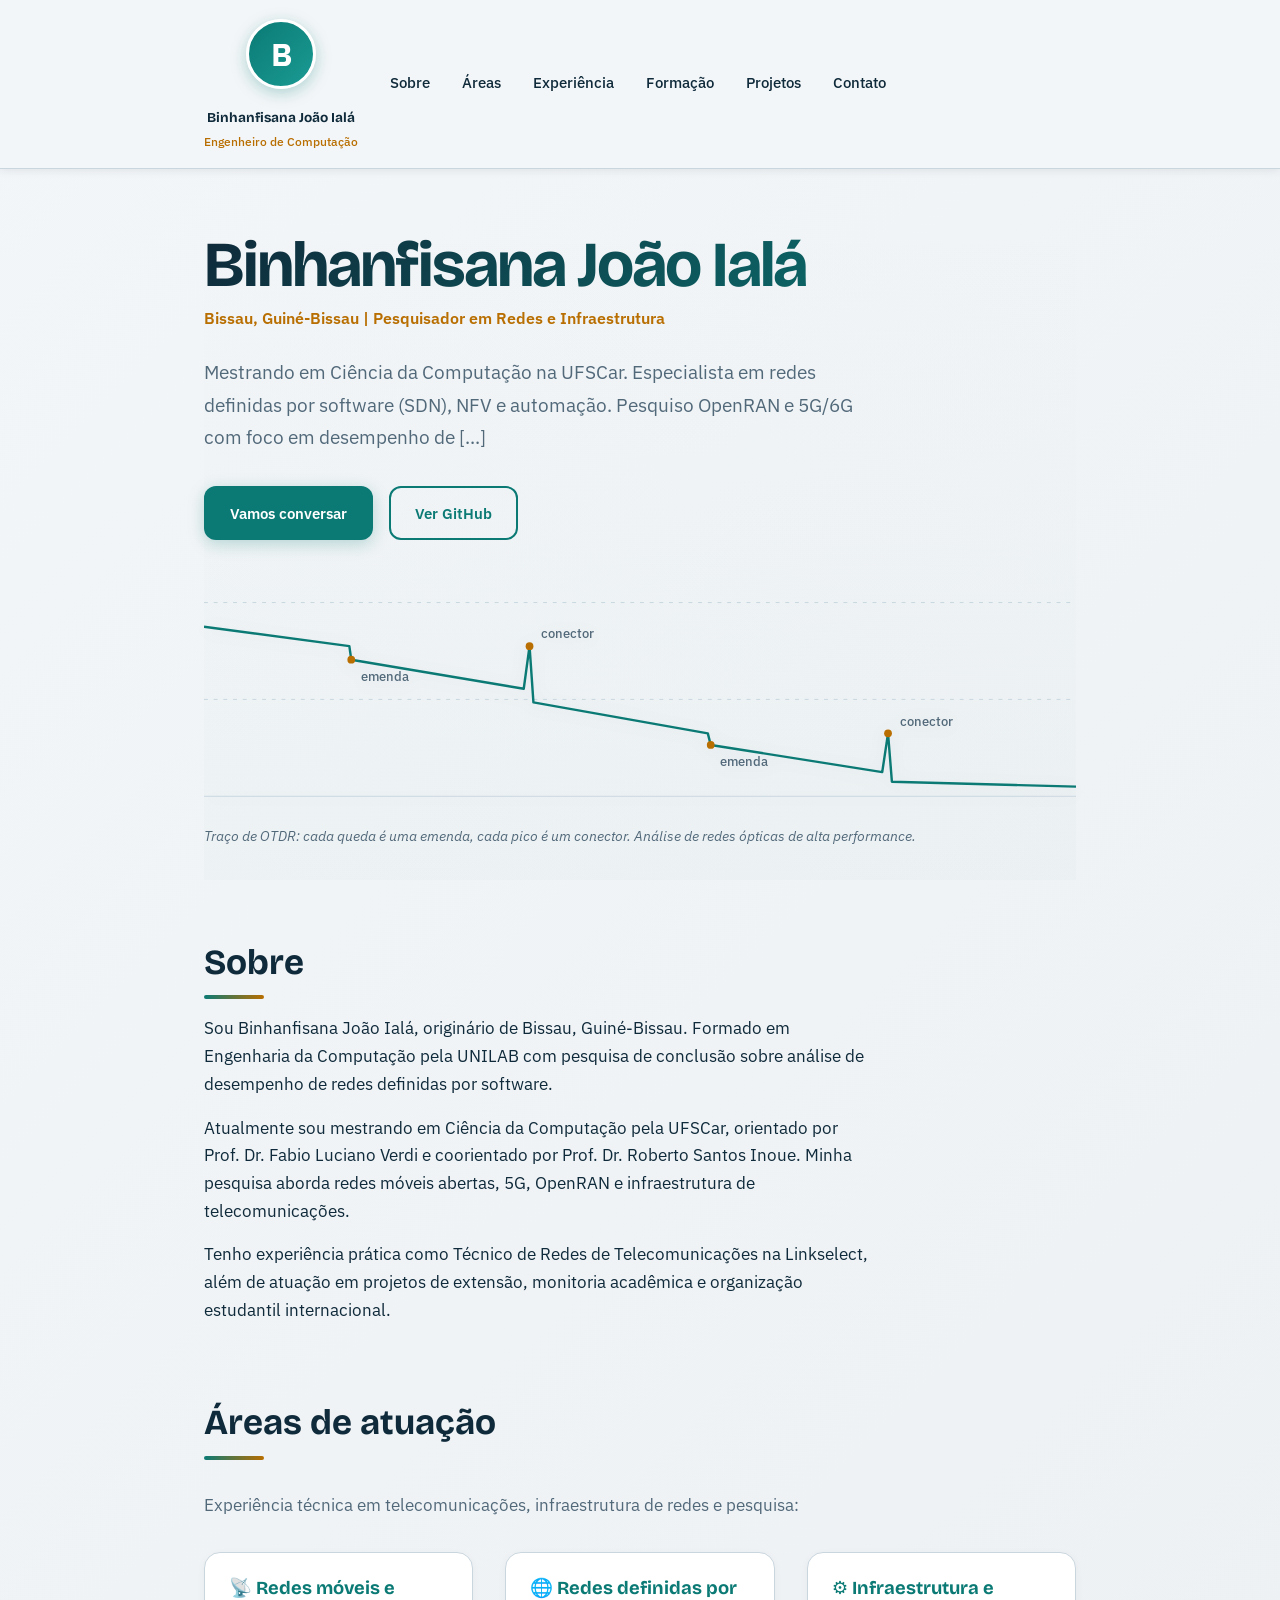
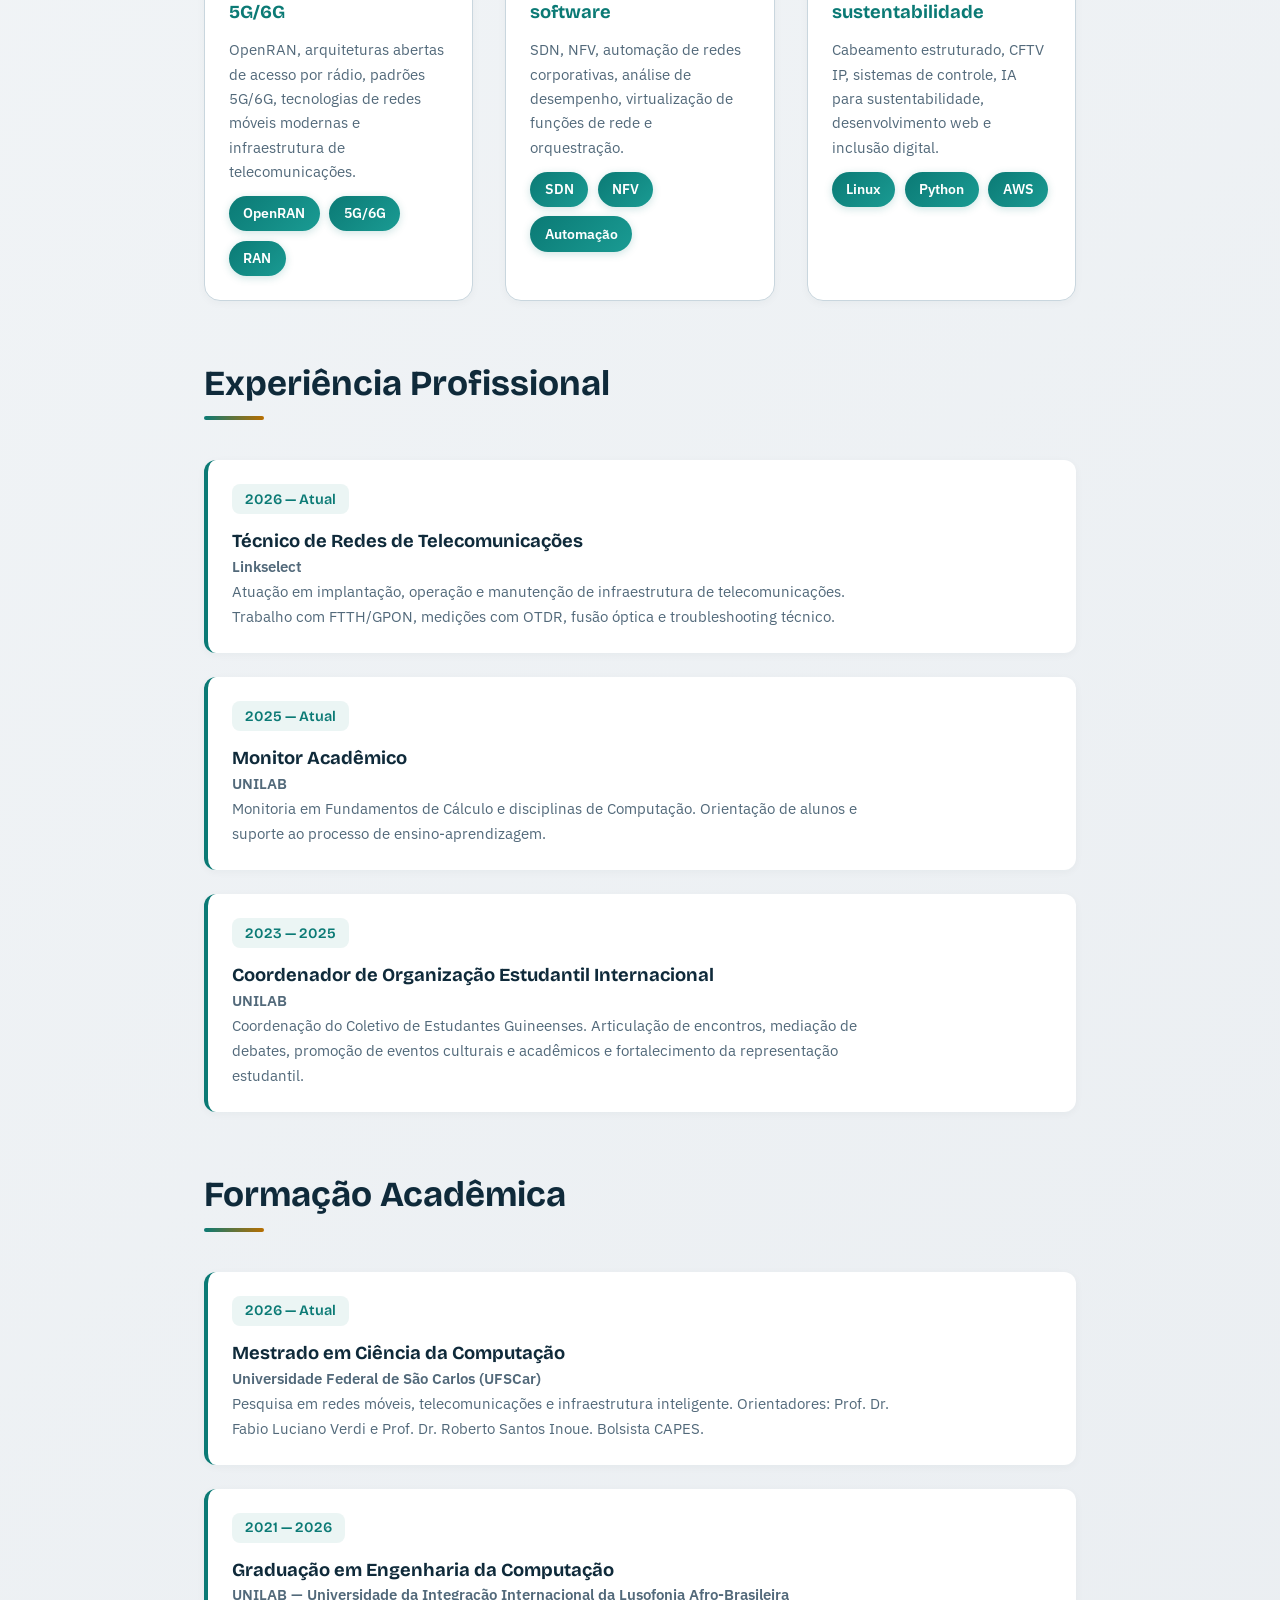
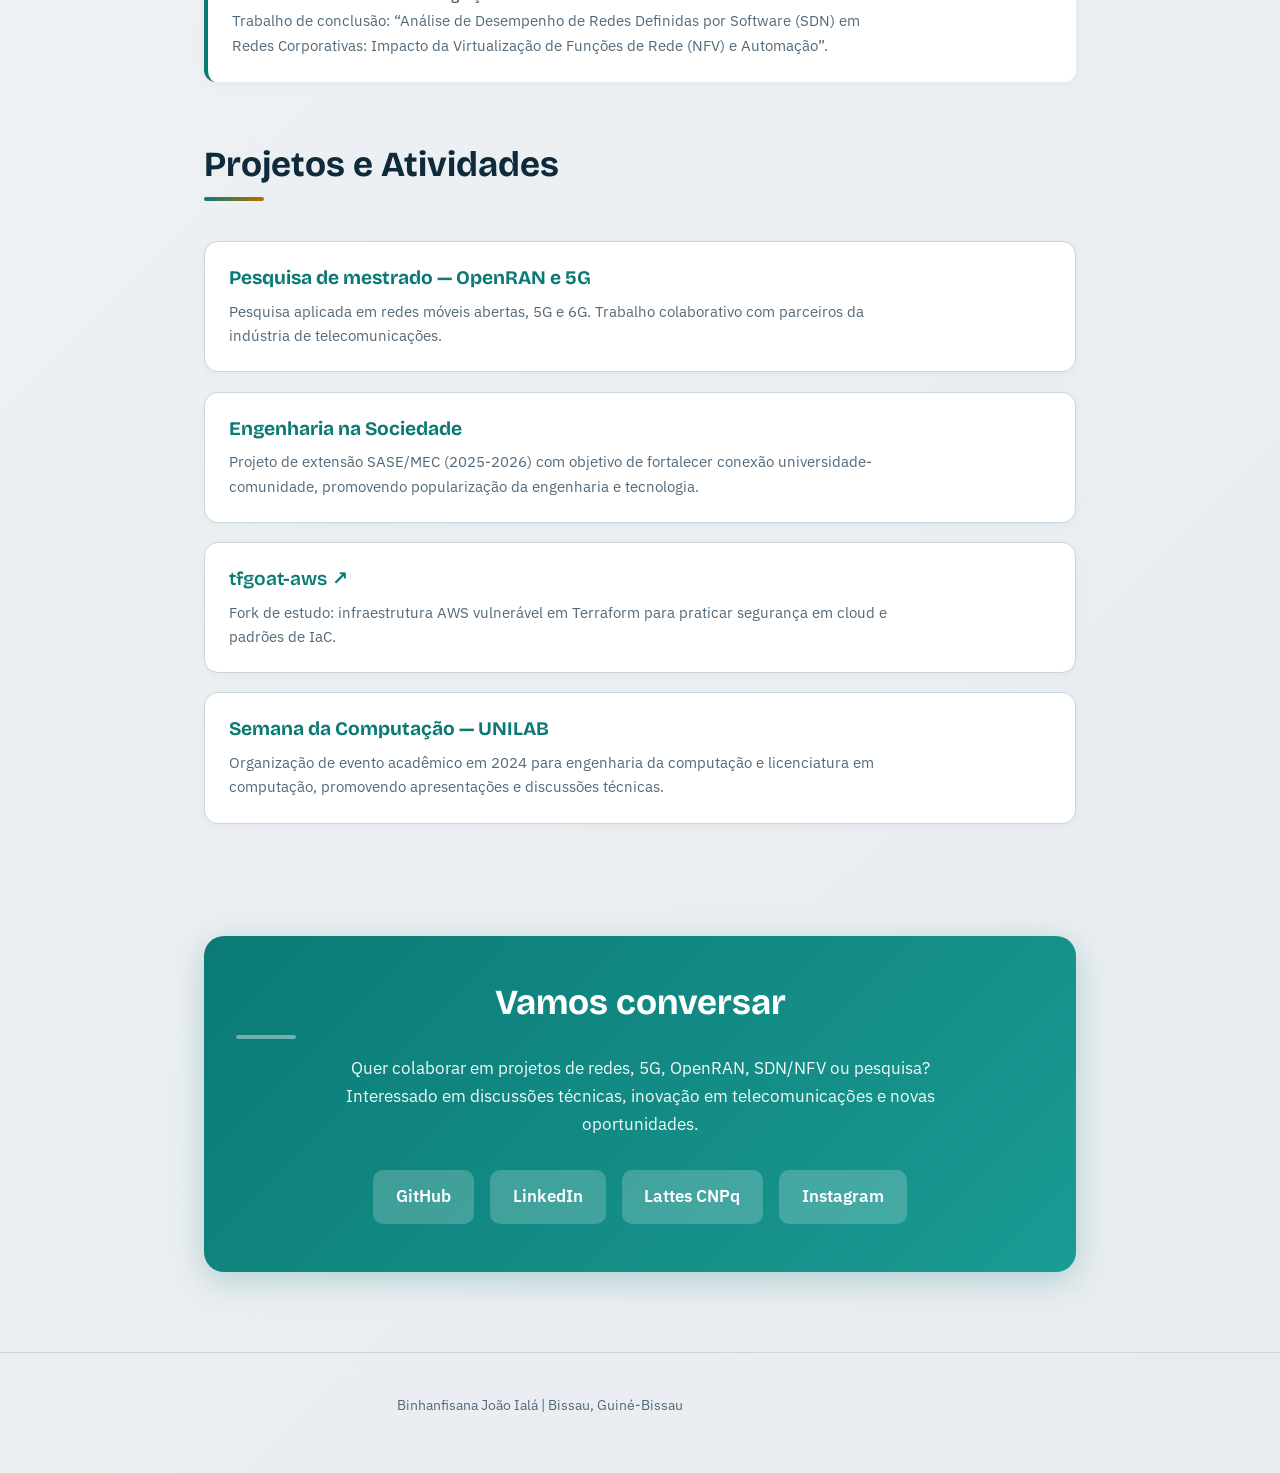
<file: index.html>
<!DOCTYPE html>
<html lang="pt-BR">
<head>
  <meta charset="utf-8">
  <meta name="viewport" content="width=device-width, initial-scale=1">
  <title>Binhanfisana João Ialá | Redes, OpenRAN e 5G — Portfolio Profissional</title>
  <meta name="description" content="Mestrando em Ciência da Computação na UFSCar, pesquisando OpenRAN e 5G, com especialização em redes definidas por software (SDN), NFV e automação em redes[...]
  <meta name="theme-color" content="#0b7a75">
  <meta property="og:title" content="Binhanfisana João Ialá | Redes, OpenRAN e 5G">
  <meta property="og:description" content="Pesquisador em redes móveis abertas, 5G/6G e infraestrutura de telecomunicações. Desenvolvedor com foco em SDN, NFV e automação de redes.">
  <meta property="og:type" content="website">
  <meta property="og:url" content="https://binhanfisana.github.io">
  <link rel="preconnect" href="https://fonts.googleapis.com">
  <link rel="preconnect" href="https://fonts.gstatic.com" crossorigin>
  <link href="https://fonts.googleapis.com/css2?family=Bricolage+Grotesque:wght@400;500;700&family=IBM+Plex+Sans:wght@300;400;500;600&display=swap" rel="stylesheet">
  
  <style>
    :root {
      --bg: #f3f6f8;
      --bg-dark: #e8ecf0;
      --ink: #0f2a3a;
      --muted: #52697a;
      --line: #c9d6de;
      --accent: #0b7a75;
      --accent-light: #1a9b93;
      --spike: #b86e00;
      --panel: #ffffff;
      --head: "Bricolage Grotesque", "Segoe UI", system-ui, sans-serif;
      --body: "IBM Plex Sans", "Segoe UI", system-ui, sans-serif;
    }

    * { box-sizing: border-box; }
    html { scroll-behavior: smooth; }
    body {
      margin: 0;
      background: linear-gradient(135deg, var(--bg) 0%, var(--bg-dark) 100%);
      color: var(--ink);
      font: 400 1.05rem/1.65 var(--body);
      min-height: 100vh;
    }

    a {
      color: var(--accent);
      text-decoration: none;
      transition: color 0.2s ease;
    }

    a:hover { color: var(--accent-light); }
    a:focus-visible {
      outline: 3px solid var(--spike);
      outline-offset: 3px;
      border-radius: 2px;
    }

    .container {
      max-width: 920px;
      margin: 0 auto;
      padding: 0 1.5rem;
    }

    header.navbar {
      position: sticky;
      top: 0;
      background: rgba(243, 246, 248, 0.94);
      backdrop-filter: blur(10px);
      border-bottom: 1px solid var(--line);
      padding: 1.2rem 0;
      z-index: 999;
      box-shadow: 0 2px 8px rgba(15, 42, 58, 0.08);
    }

    .navbar-content {
      display: flex;
      align-items: center;
      justify-content: space-between;
      gap: 2rem;
    }

    .profile-badge {
      display: flex;
      flex-direction: column;
      align-items: center;
      gap: 0.5rem;
      min-width: 120px;
    }

    .profile-image-container {
      position: relative;
      width: 70px;
      height: 70px;
      margin-bottom: 0.8rem;
    }

    .profile-image {
      width: 70px;
      height: 70px;
      border-radius: 50%;
      background: linear-gradient(135deg, var(--accent), var(--accent-light));
      display: flex;
      align-items: center;
      justify-content: center;
      color: white;
      font-size: 32px;
      font-weight: 700;
      box-shadow: 0 4px 16px rgba(11, 122, 117, 0.3);
      border: 3px solid white;
      object-fit: cover;
      overflow: hidden;
    }

    .profile-image img {
      width: 100%;
      height: 100%;
      object-fit: cover;
      border-radius: 50%;
    }

    .profile-name {
      font: 700 0.85rem var(--head);
      color: var(--ink);
      text-align: center;
      margin: 0;
      line-height: 1.2;
    }

    .profile-title {
      font: 500 0.75rem var(--body);
      color: var(--spike);
      text-align: center;
      margin: 0;
    }

    nav {
      display: flex;
      gap: 2rem;
      flex-wrap: wrap;
      font-weight: 500;
      font-size: 0.95rem;
      flex: 1;
    }

    nav a {
      color: var(--ink);
      position: relative;
      padding-bottom: 2px;
      border-bottom: 2px solid transparent;
      transition: all 0.3s ease;
    }

    nav a:hover {
      color: var(--accent);
      border-color: var(--accent);
    }

    .hero {
      padding: 4rem 0 2rem;
      background: linear-gradient(180deg, transparent 0%, rgba(11, 122, 117, 0.02) 100%);
      position: relative;
    }

    .hero-content h1 {
      font: 700 clamp(2.2rem, 8vw, 4rem)/1 var(--head);
      margin: 0 0 0.5rem;
      letter-spacing: -0.03em;
      background: linear-gradient(135deg, var(--ink), var(--accent));
      -webkit-background-clip: text;
      -webkit-text-fill-color: transparent;
      background-clip: text;
    }

    .subtitle {
      font-size: 1rem;
      color: var(--spike);
      font-weight: 600;
      margin: 0 0 1.5rem;
    }

    .lead {
      font-size: 1.2rem;
      max-width: 42rem;
      color: var(--muted);
      margin: 0 0 2rem;
      line-height: 1.7;
    }

    .cta-group {
      display: flex;
      gap: 1rem;
      flex-wrap: wrap;
      margin: 2rem 0;
    }

    .btn {
      display: inline-flex;
      align-items: center;
      gap: 0.5rem;
      padding: 0.8rem 1.5rem;
      border-radius: 12px;
      font-weight: 600;
      font-size: 0.95rem;
      transition: all 0.3s ease;
      text-decoration: none;
      border: 2px solid transparent;
      cursor: pointer;
    }

    .btn-primary {
      background: var(--accent);
      color: white;
      box-shadow: 0 4px 16px rgba(11, 122, 117, 0.25);
    }

    .btn-primary:hover {
      background: var(--accent-light);
      transform: translateY(-2px);
      box-shadow: 0 6px 24px rgba(11, 122, 117, 0.35);
    }

    .btn-secondary {
      background: transparent;
      color: var(--accent);
      border-color: var(--accent);
    }

    .btn-secondary:hover {
      background: var(--accent);
      color: white;
    }

    .trace {
      margin: 3rem 0 0;
      width: 100%;
    }

    .trace svg {
      width: 100%;
      height: auto;
      display: block;
      filter: drop-shadow(0 2px 8px rgba(15, 42, 58, 0.06));
    }

    .trace .grid { stroke: var(--line); stroke-width: 1; }
    .trace .line {
      fill: none;
      stroke: var(--accent);
      stroke-width: 2.5;
      stroke-linejoin: round;
      stroke-dasharray: 1;
      stroke-dashoffset: 0;
    }

    .trace .ev {
      fill: var(--muted);
      font: 500 13px var(--body);
    }

    .trace .dot { fill: var(--spike); }

    .trace figcaption {
      font-size: 0.9rem;
      color: var(--muted);
      margin-top: 0.8rem;
      font-style: italic;
    }

    @media (prefers-reduced-motion: no-preference) {
      .trace .line { animation: draw 3.2s ease-out 1 both; }
    }

    @keyframes draw {
      from { stroke-dashoffset: 1; }
      to { stroke-dashoffset: 0; }
    }

    section {
      padding: 4rem 0 0;
    }

    h2 {
      font: 700 2.2rem/1.1 var(--head);
      margin: 0 0 0.5rem;
      color: var(--ink);
      position: relative;
      padding-bottom: 0.5rem;
    }

    h2::after {
      content: '';
      display: block;
      width: 60px;
      height: 4px;
      background: linear-gradient(90deg, var(--accent), var(--spike));
      margin-top: 0.8rem;
      border-radius: 2px;
    }

    h3 {
      font: 700 1.15rem/1.3 var(--head);
      margin: 0 0 0.4rem;
      color: var(--ink);
    }

    p {
      max-width: 42rem;
      margin: 0 0 1rem;
    }

    .skills-intro {
      margin: 1.5rem 0 2rem;
      color: var(--muted);
      font-size: 1.05rem;
    }

    .skills-grid {
      display: grid;
      grid-template-columns: repeat(auto-fit, minmax(260px, 1fr));
      gap: 1.5rem 2rem;
      margin-top: 2rem;
    }

    .skill-card {
      background: var(--panel);
      border: 1px solid var(--line);
      border-radius: 16px;
      padding: 1.5rem;
      transition: all 0.3s ease;
      box-shadow: 0 2px 8px rgba(15, 42, 58, 0.04);
    }

    .skill-card:hover {
      transform: translateY(-4px);
      box-shadow: 0 8px 24px rgba(15, 42, 117, 0.1);
      border-color: var(--accent);
    }

    .skill-card h3 {
      color: var(--accent);
      margin-bottom: 0.8rem;
    }

    .skill-card p {
      font-size: 0.95rem;
      color: var(--muted);
      margin: 0;
      line-height: 1.6;
    }

    .tech-list {
      display: flex;
      flex-wrap: wrap;
      gap: 0.6rem;
      margin-top: 0.8rem;
    }

    .badge {
      display: inline-block;
      background: linear-gradient(135deg, var(--accent), var(--accent-light));
      color: white;
      padding: 0.4rem 0.9rem;
      border-radius: 20px;
      font-size: 0.85rem;
      font-weight: 600;
      box-shadow: 0 2px 8px rgba(11, 122, 117, 0.2);
    }

    .timeline {
      margin-top: 2rem;
      display: grid;
      gap: 1.5rem;
    }

    .timeline-item {
      background: var(--panel);
      border-left: 4px solid var(--accent);
      border-radius: 12px;
      padding: 1.5rem;
      box-shadow: 0 2px 8px rgba(15, 42, 58, 0.04);
      transition: all 0.3s ease;
    }

    .timeline-item:hover {
      box-shadow: 0 4px 16px rgba(15, 42, 58, 0.08);
      transform: translateX(4px);
    }

    .period {
      display: inline-block;
      font: 600 0.9rem var(--head);
      color: var(--accent);
      background: rgba(11, 122, 117, 0.08);
      padding: 0.4rem 0.8rem;
      border-radius: 8px;
      margin-bottom: 0.6rem;
    }

    .timeline-item h3 {
      margin: 0.4rem 0 0;
      font-size: 1.15rem;
    }

    .timeline-company {
      font-weight: 600;
      color: var(--spike);
      font-size: 0.95rem;
      margin: 0.3rem 0 0.8rem;
    }

    .timeline-item p {
      font-size: 0.95rem;
      color: var(--muted);
      margin: 0;
    }

    .projects-list {
      list-style: none;
      margin: 2rem 0 0;
      padding: 0;
      display: grid;
      gap: 1.2rem;
    }

    .project-item {
      background: var(--panel);
      border: 1px solid var(--line);
      border-radius: 14px;
      padding: 1.5rem;
      transition: all 0.3s ease;
      box-shadow: 0 2px 8px rgba(15, 42, 58, 0.04);
    }

    .project-item:hover {
      border-color: var(--accent);
      box-shadow: 0 6px 20px rgba(11, 122, 117, 0.12);
      transform: translateY(-2px);
    }

    .project-header {
      display: flex;
      justify-content: space-between;
      align-items: flex-start;
      gap: 1rem;
      margin-bottom: 0.5rem;
    }

    .project-title {
      font: 700 1.2rem var(--head);
      color: var(--accent);
      margin: 0;
    }

    .project-item a:not(.btn) {
      color: var(--accent);
      font-weight: 600;
      display: inline-flex;
      align-items: center;
      gap: 0.4rem;
    }

    .project-desc {
      color: var(--muted);
      margin: 0.6rem 0 0;
      font-size: 0.95rem;
      line-height: 1.6;
    }

    .contact-box {
      background: linear-gradient(135deg, var(--accent), var(--accent-light));
      color: white;
      border-radius: 20px;
      padding: 3rem 2rem;
      text-align: center;
      margin: 3rem 0;
      box-shadow: 0 8px 32px rgba(11, 122, 117, 0.25);
    }

    .contact-box h2 {
      color: white;
    }

    .contact-box h2::after {
      background: rgba(255, 255, 255, 0.4);
    }

    .contact-box p {
      color: rgba(255, 255, 255, 0.95);
      max-width: 38rem;
      margin-left: auto;
      margin-right: auto;
    }

    .social-links {
      display: flex;
      justify-content: center;
      gap: 1rem;
      flex-wrap: wrap;
      margin-top: 2rem;
    }

    .social-links a {
      display: inline-flex;
      align-items: center;
      gap: 0.4rem;
      padding: 0.7rem 1.3rem;
      background: rgba(255, 255, 255, 0.2);
      color: white;
      border-radius: 10px;
      font-weight: 600;
      transition: all 0.3s ease;
      border: 2px solid transparent;
    }

    .social-links a:hover {
      background: rgba(255, 255, 255, 0.3);
      transform: translateY(-2px);
    }

    footer {
      margin-top: 5rem;
      padding: 2.5rem 0;
      border-top: 1px solid var(--line);
      color: var(--muted);
      font-size: 0.9rem;
      text-align: center;
    }

    footer a {
      color: var(--accent);
    }

    @media (max-width: 768px) {
      .container { padding: 0 1.2rem; }
      
      .navbar-content {
        flex-direction: column;
        gap: 1rem;
      }

      .profile-image {
        width: 60px;
        height: 60px;
        font-size: 28px;
      }

      .profile-image-container {
        width: 60px;
        height: 60px;
      }

      .profile-name {
        font-size: 0.8rem;
      }

      .profile-title {
        font-size: 0.7rem;
      }

      nav {
        gap: 1.2rem;
        font-size: 0.9rem;
        justify-content: center;
      }

      h1 { font-size: clamp(1.8rem, 8vw, 3rem); }
      h2 { font-size: 1.8rem; }
      .hero { padding: 2.5rem 0 1rem; }
      .lead { font-size: 1.05rem; }
      .skills-grid { grid-template-columns: 1fr; }
      .cta-group { flex-direction: column; }
      .btn { width: 100%; justify-content: center; }
    }

    @media (max-width: 480px) {
      .container { padding: 0 1rem; }
      h1 { font-size: 1.8rem; }
      h2 { font-size: 1.5rem; }
      nav { gap: 1rem; font-size: 0.85rem; }
      .contact-box { padding: 2rem 1.5rem; }
    }
  </style>
</head>
<body>
  <header class="navbar">
    <div class="container">
      <div class="navbar-content">
        <div class="profile-badge">
          <div class="profile-image-container">
            <div class="profile-image" id="profileImage">B</div>
          </div>
          <p class="profile-name">Binhanfisana João Ialá</p>
          <p class="profile-title">Engenheiro de Computação</p>
        </div>
        <nav aria-label="Navegação principal">
          <a href="#sobre">Sobre</a>
          <a href="#areas">Áreas</a>
          <a href="#experiencia">Experiência</a>
          <a href="#formacao">Formação</a>
          <a href="#projetos">Projetos</a>
          <a href="#contato">Contato</a>
        </nav>
      </div>
    </div>
  </header>

  <main class="container">
    <section class="hero">
      <div class="hero-content">
        <h1>Binhanfisana João Ialá</h1>
        <p class="subtitle">Bissau, Guiné-Bissau | Pesquisador em Redes e Infraestrutura</p>
        <p class="lead">Mestrando em Ciência da Computação na UFSCar. Especialista em redes definidas por software (SDN), NFV e automação. Pesquiso OpenRAN e 5G/6G com foco em desempenho de [...]</p>
        <div class="cta-group">
          <a href="#contato" class="btn btn-primary">Vamos conversar</a>
          <a href="https://github.com/Binhanfisana" target="_blank" rel="noreferrer" class="btn btn-secondary">Ver GitHub</a>
        </div>
      </div>

      <figure class="trace" aria-label="Traço de OTDR com emendas e conectores">
        <svg viewBox="0 0 900 230" role="img" aria-hidden="true">
          <g class="grid">
            <line x1="0" y1="215" x2="900" y2="215"/>
            <line x1="0" y1="115" x2="900" y2="115" stroke-dasharray="4 6"/>
            <line x1="0" y1="15" x2="900" y2="15" stroke-dasharray="4 6"/>
          </g>
          <path class="line" pathLength="1" d="M0,40 L150,60 L152,74 L330,104 L336,60 L340,118 L520,150 L523,162 L700,190 L706,150 L710,200 L900,205"/>
          <circle class="dot" cx="152" cy="74" r="4"/><circle class="dot" cx="336" cy="60" r="4"/>
          <circle class="dot" cx="523" cy="162" r="4"/><circle class="dot" cx="706" cy="150" r="4"/>
          <text class="ev" x="162" y="96">emenda</text><text class="ev" x="348" y="52">conector</text>
          <text class="ev" x="533" y="184">emenda</text><text class="ev" x="718" y="142">conector</text>
        </svg>
        <figcaption>Traço de OTDR: cada queda é uma emenda, cada pico é um conector. Análise de redes ópticas de alta performance.</figcaption>
      </figure>
    </section>

    <section id="sobre">
      <h2>Sobre</h2>
      <p>Sou Binhanfisana João Ialá, originário de Bissau, Guiné-Bissau. Formado em Engenharia da Computação pela UNILAB com pesquisa de conclusão sobre análise de desempenho de redes definidas por software.</p>
      <p>Atualmente sou mestrando em Ciência da Computação pela UFSCar, orientado por Prof. Dr. Fabio Luciano Verdi e coorientado por Prof. Dr. Roberto Santos Inoue. Minha pesquisa aborda redes móveis abertas, 5G, OpenRAN e infraestrutura de telecomunicações.</p>
      <p>Tenho experiência prática como Técnico de Redes de Telecomunicações na Linkselect, além de atuação em projetos de extensão, monitoria acadêmica e organização estudantil internacional.</p>
    </section>

    <section id="areas">
      <h2>Áreas de atuação</h2>
      <p class="skills-intro">Experiência técnica em telecomunicações, infraestrutura de redes e pesquisa:</p>
      <div class="skills-grid">
        <div class="skill-card">
          <h3>📡 Redes móveis e 5G/6G</h3>
          <p>OpenRAN, arquiteturas abertas de acesso por rádio, padrões 5G/6G, tecnologias de redes móveis modernas e infraestrutura de telecomunicações.</p>
          <div class="tech-list">
            <span class="badge">OpenRAN</span>
            <span class="badge">5G/6G</span>
            <span class="badge">RAN</span>
          </div>
        </div>
        <div class="skill-card">
          <h3>🌐 Redes definidas por software</h3>
          <p>SDN, NFV, automação de redes corporativas, análise de desempenho, virtualização de funções de rede e orquestração.</p>
          <div class="tech-list">
            <span class="badge">SDN</span>
            <span class="badge">NFV</span>
            <span class="badge">Automação</span>
          </div>
        </div>
        <div class="skill-card">
          <h3>⚙️ Infraestrutura e sustentabilidade</h3>
          <p>Cabeamento estruturado, CFTV IP, sistemas de controle, IA para sustentabilidade, desenvolvimento web e inclusão digital.</p>
          <div class="tech-list">
            <span class="badge">Linux</span>
            <span class="badge">Python</span>
            <span class="badge">AWS</span>
          </div>
        </div>
      </div>
    </section>

    <section id="experiencia">
      <h2>Experiência Profissional</h2>
      <div class="timeline">
        <div class="timeline-item">
          <span class="period">2026 — Atual</span>
          <h3>Técnico de Redes de Telecomunicações</h3>
          <p class="timeline-company">Linkselect</p>
          <p>Atuação em implantação, operação e manutenção de infraestrutura de telecomunicações. Trabalho com FTTH/GPON, medições com OTDR, fusão óptica e troubleshooting técnico.</p>
        </div>
        <div class="timeline-item">
          <span class="period">2025 — Atual</span>
          <h3>Monitor Acadêmico</h3>
          <p class="timeline-company">UNILAB</p>
          <p>Monitoria em Fundamentos de Cálculo e disciplinas de Computação. Orientação de alunos e suporte ao processo de ensino-aprendizagem.</p>
        </div>
        <div class="timeline-item">
          <span class="period">2023 — 2025</span>
          <h3>Coordenador de Organização Estudantil Internacional</h3>
          <p class="timeline-company">UNILAB</p>
          <p>Coordenação do Coletivo de Estudantes Guineenses. Articulação de encontros, mediação de debates, promoção de eventos culturais e acadêmicos e fortalecimento da representação estudantil.</p>
        </div>
      </div>
    </section>

    <section id="formacao">
      <h2>Formação Acadêmica</h2>
      <div class="timeline">
        <div class="timeline-item">
          <span class="period">2026 — Atual</span>
          <h3>Mestrado em Ciência da Computação</h3>
          <p class="timeline-company">Universidade Federal de São Carlos (UFSCar)</p>
          <p>Pesquisa em redes móveis, telecomunicações e infraestrutura inteligente. Orientadores: Prof. Dr. Fabio Luciano Verdi e Prof. Dr. Roberto Santos Inoue. Bolsista CAPES.</p>
        </div>
        <div class="timeline-item">
          <span class="period">2021 — 2026</span>
          <h3>Graduação em Engenharia da Computação</h3>
          <p class="timeline-company">UNILAB — Universidade da Integração Internacional da Lusofonia Afro-Brasileira</p>
          <p>Trabalho de conclusão: “Análise de Desempenho de Redes Definidas por Software (SDN) em Redes Corporativas: Impacto da Virtualização de Funções de Rede (NFV) e Automação”.</p>
        </div>
      </div>
    </section>

    <section id="projetos">
      <h2>Projetos e Atividades</h2>
      <ul class="projects-list">
        <li class="project-item">
          <div class="project-header">
            <h3 class="project-title">Pesquisa de mestrado — OpenRAN e 5G</h3>
          </div>
          <p class="project-desc">Pesquisa aplicada em redes móveis abertas, 5G e 6G. Trabalho colaborativo com parceiros da indústria de telecomunicações.</p>
        </li>
        <li class="project-item">
          <div class="project-header">
            <h3 class="project-title">Engenharia na Sociedade</h3>
          </div>
          <p class="project-desc">Projeto de extensão SASE/MEC (2025-2026) com objetivo de fortalecer conexão universidade-comunidade, promovendo popularização da engenharia e tecnologia.</p>
        </li>
        <li class="project-item">
          <div class="project-header">
            <h3 class="project-title">
              <a href="https://github.com/Binhanfisana/tfgoat-aws" target="_blank" rel="noreferrer">tfgoat-aws ↗</a>
            </h3>
          </div>
          <p class="project-desc">Fork de estudo: infraestrutura AWS vulnerável em Terraform para praticar segurança em cloud e padrões de IaC.</p>
        </li>
        <li class="project-item">
          <div class="project-header">
            <h3 class="project-title">Semana da Computação — UNILAB</h3>
          </div>
          <p class="project-desc">Organização de evento acadêmico em 2024 para engenharia da computação e licenciatura em computação, promovendo apresentações e discussões técnicas.</p>
        </li>
      </ul>
    </section>

    <section id="contato">
      <div class="contact-box">
        <h2>Vamos conversar</h2>
        <p>Quer colaborar em projetos de redes, 5G, OpenRAN, SDN/NFV ou pesquisa? Interessado em discussões técnicas, inovação em telecomunicações e novas oportunidades.</p>
        <div class="social-links">
          <a href="https://github.com/Binhanfisana" target="_blank" rel="noreferrer">GitHub</a>
          <a href="https://www.linkedin.com/in/binhanfisana-joão-ialá-58006019a" target="_blank" rel="noreferrer">LinkedIn</a>
          <a href="https://lattes.cnpq.br/8292357677472353" target="_blank" rel="noreferrer">Lattes CNPq</a>
          <a href="https://instagram.com/alka_b_bynhan" target="_blank" rel="noreferrer">Instagram</a>
        </div>
      </div>
    </section>
  </main>

  <footer>
    <div class="container">
      <p>Binhanfisana João Ialá | Bissau, Guiné-Bissau</p>
    </div>
  </footer>
</body>
</html>
</file>
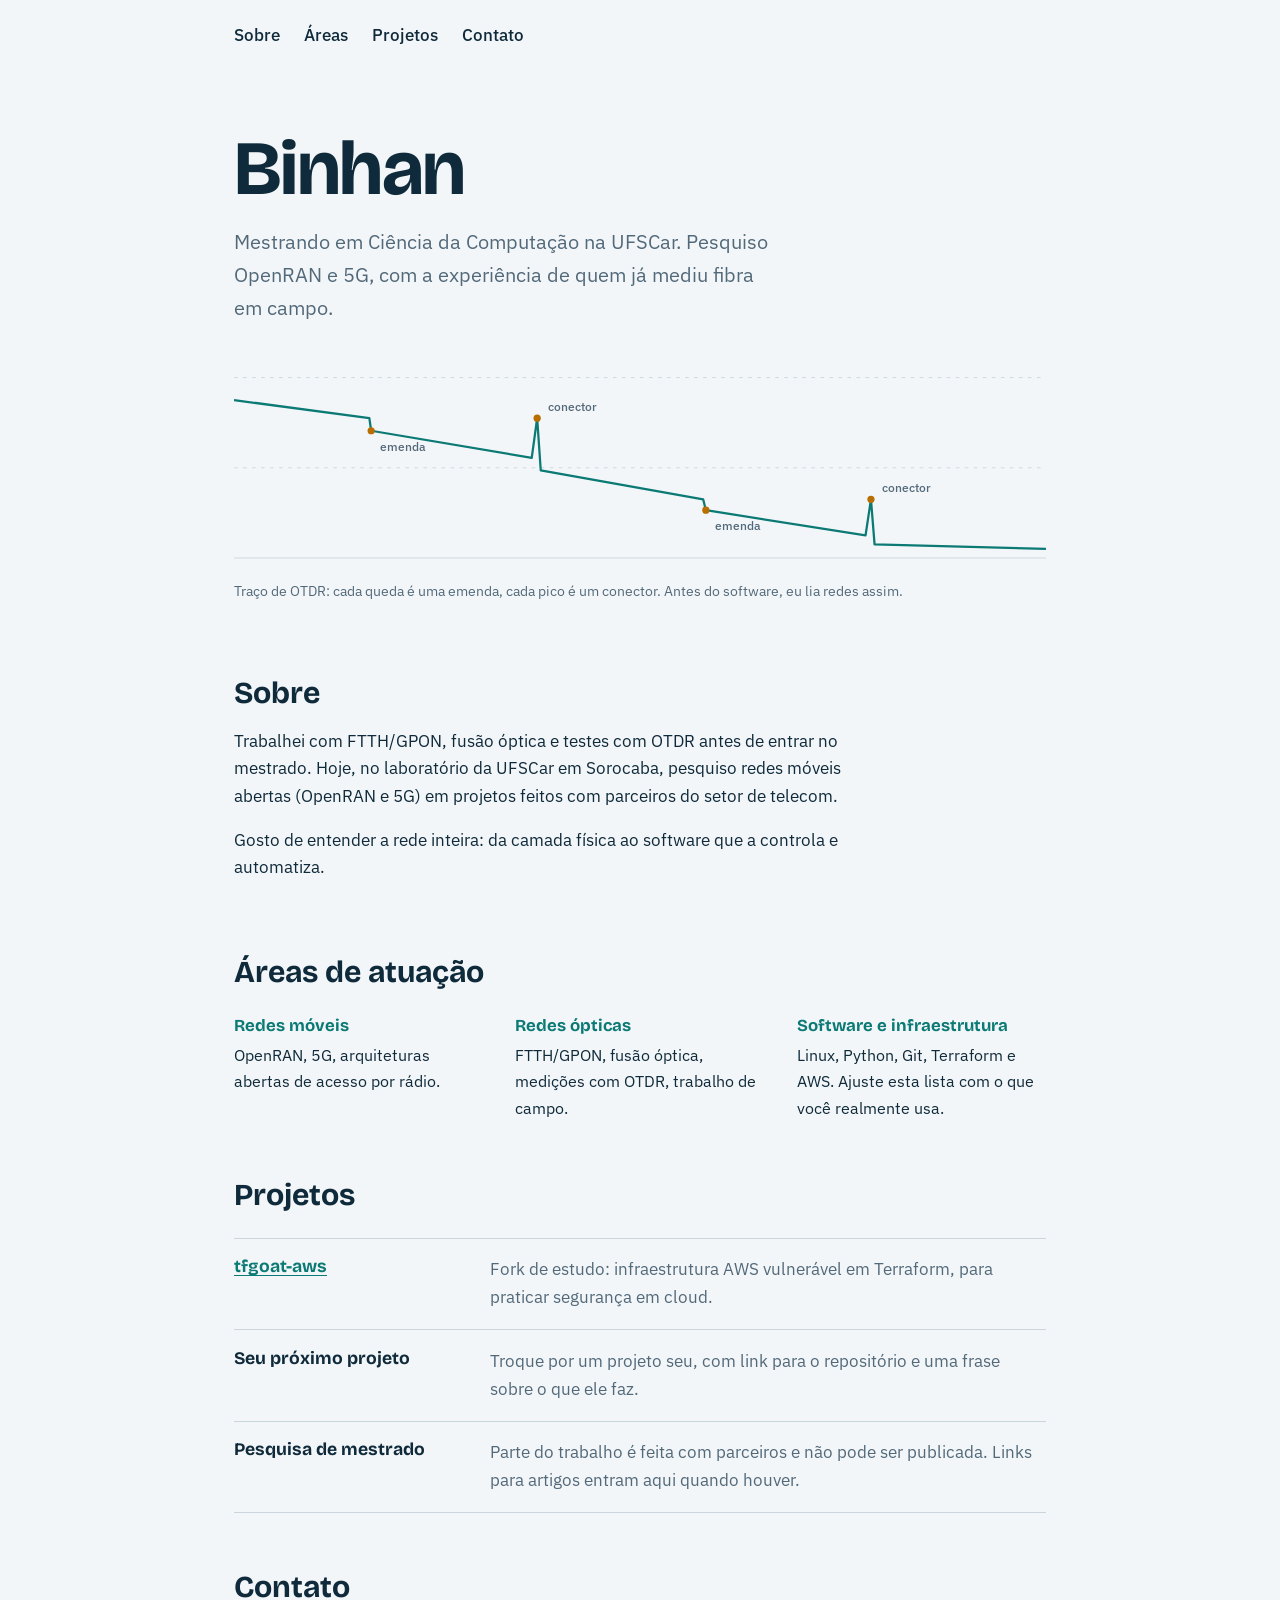
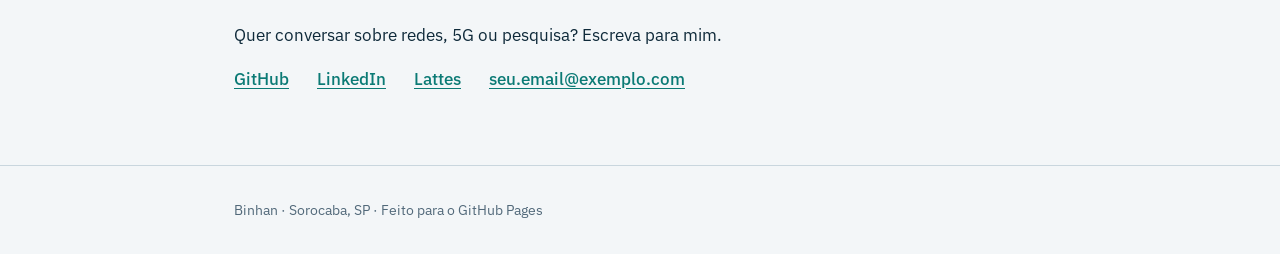
<file: index (1).html>
<!DOCTYPE html>
<html lang="pt-BR">
<head>
<meta charset="utf-8">
<meta name="viewport" content="width=device-width, initial-scale=1">
<title>Binhan | Redes, OpenRAN e 5G</title>
<meta name="description" content="Mestrando em Ciência da Computação na UFSCar, pesquisando OpenRAN e 5G, com experiência prática em telecomunicações.">
<link rel="preconnect" href="https://fonts.googleapis.com">
<link rel="preconnect" href="https://fonts.gstatic.com" crossorigin>
<link href="https://fonts.googleapis.com/css2?family=Bricolage+Grotesque:wght@500;700&family=IBM+Plex+Sans:wght@400;500&display=swap" rel="stylesheet">
<style>
:root{--bg:#F3F6F8;--ink:#0F2A3A;--muted:#52697A;--line:#C9D6DE;--accent:#0B7A75;--spike:#B86E00;
--head:"Bricolage Grotesque","Segoe UI",system-ui,sans-serif;--body:"IBM Plex Sans","Segoe UI",system-ui,sans-serif}
*{box-sizing:border-box}
html{scroll-behavior:smooth}
body{margin:0;background:var(--bg);color:var(--ink);font:400 1.05rem/1.65 var(--body)}
a{color:var(--accent);text-underline-offset:3px}
a:focus-visible{outline:3px solid var(--spike);outline-offset:3px;border-radius:2px}
.wrap{max-width:860px;margin:0 auto;padding:0 1.5rem}
header.top{padding:1.4rem 0}
nav{display:flex;gap:1.5rem;flex-wrap:wrap;font-weight:500}
nav a{color:var(--ink);text-decoration:none;border-bottom:2px solid transparent}
nav a:hover{border-color:var(--accent)}
.hero{padding:3.5rem 0 1rem}
h1{font:700 clamp(2.6rem,8vw,4.8rem)/1.02 var(--head);margin:0 0 1rem;letter-spacing:-.02em}
.lead{font-size:1.25rem;max-width:34rem;color:var(--muted);margin:0}
.trace{margin:2.5rem 0 0;width:100%}
.trace svg{width:100%;height:auto;display:block}
.trace .grid{stroke:var(--line);stroke-width:1}
.trace .line{fill:none;stroke:var(--accent);stroke-width:2.5;stroke-linejoin:round;stroke-dasharray:1;stroke-dashoffset:0}
.trace .ev{fill:var(--muted);font:500 13px var(--body)}
.trace .dot{fill:var(--spike)}
.trace figcaption{font-size:.9rem;color:var(--muted);margin-top:.5rem}
@media (prefers-reduced-motion:no-preference){.trace .line{animation:draw 3.2s ease-out 1 both}}
@keyframes draw{from{stroke-dashoffset:1}to{stroke-dashoffset:0}}
section{padding:3.5rem 0 0}
h2{font:700 1.9rem/1.2 var(--head);margin:0 0 1rem}
p{max-width:40rem;margin:0 0 1rem}
.skills{display:grid;grid-template-columns:repeat(auto-fit,minmax(240px,1fr));gap:1.5rem 2rem;margin-top:1.5rem}
.skills h3{font:700 1.05rem var(--head);margin:0 0 .4rem;color:var(--accent)}
.skills p{margin:0;font-size:1rem}
.projects{list-style:none;margin:1.5rem 0 0;padding:0;border-top:1px solid var(--line)}
.projects li{padding:1.1rem 0;border-bottom:1px solid var(--line);display:grid;grid-template-columns:minmax(0,14rem) 1fr;gap:.5rem 2rem}
.projects strong{font:700 1.1rem var(--head)}
.projects span{color:var(--muted)}
@media (max-width:640px){.projects li{grid-template-columns:1fr}}
.contact a{display:inline-block;margin:0 1.5rem .5rem 0;font-weight:500}
footer{margin-top:4rem;padding:2rem 0;border-top:1px solid var(--line);color:var(--muted);font-size:.9rem}
</style>
</head>
<body>
<header class="top"><div class="wrap"><nav aria-label="Principal">
<a href="#sobre">Sobre</a><a href="#areas">Áreas</a><a href="#projetos">Projetos</a><a href="#contato">Contato</a>
</nav></div></header>

<main class="wrap">
<div class="hero">
<h1>Binhan</h1>
<p class="lead">Mestrando em Ciência da Computação na UFSCar. Pesquiso OpenRAN e 5G, com a experiência de quem já mediu fibra em campo.</p>
<figure class="trace" aria-label="Gráfico de um traço de OTDR com emendas e conectores">
<svg viewBox="0 0 900 230" role="img" aria-hidden="true">
<g class="grid"><line x1="0" y1="215" x2="900" y2="215"/><line x1="0" y1="115" x2="900" y2="115" stroke-dasharray="4 6"/><line x1="0" y1="15" x2="900" y2="15" stroke-dasharray="4 6"/></g>
<path class="line" pathLength="1" d="M0,40 L150,60 L152,74 L330,104 L336,60 L340,118 L520,150 L523,162 L700,190 L706,150 L710,200 L900,205"/>
<circle class="dot" cx="152" cy="74" r="4"/><circle class="dot" cx="336" cy="60" r="4"/><circle class="dot" cx="523" cy="162" r="4"/><circle class="dot" cx="706" cy="150" r="4"/>
<text class="ev" x="162" y="96">emenda</text><text class="ev" x="348" y="52">conector</text><text class="ev" x="533" y="184">emenda</text><text class="ev" x="718" y="142">conector</text>
</svg>
<figcaption>Traço de OTDR: cada queda é uma emenda, cada pico é um conector. Antes do software, eu lia redes assim.</figcaption>
</figure>
</div>

<section id="sobre">
<h2>Sobre</h2>
<p>Trabalhei com FTTH/GPON, fusão óptica e testes com OTDR antes de entrar no mestrado. Hoje, no laboratório da UFSCar em Sorocaba, pesquiso redes móveis abertas (OpenRAN e 5G) em projetos feitos com parceiros do setor de telecom.</p>
<p>Gosto de entender a rede inteira: da camada física ao software que a controla e automatiza.</p>
</section>

<section id="areas">
<h2>Áreas de atuação</h2>
<div class="skills">
<div><h3>Redes móveis</h3><p>OpenRAN, 5G, arquiteturas abertas de acesso por rádio.</p></div>
<div><h3>Redes ópticas</h3><p>FTTH/GPON, fusão óptica, medições com OTDR, trabalho de campo.</p></div>
<div><h3>Software e infraestrutura</h3><p>Linux, Python, Git, Terraform e AWS. Ajuste esta lista com o que você realmente usa.</p></div>
</div>
</section>

<section id="projetos">
<h2>Projetos</h2>
<ul class="projects">
<li><strong><a href="https://github.com/Binhanfisana/tfgoat-aws">tfgoat-aws</a></strong><span>Fork de estudo: infraestrutura AWS vulnerável em Terraform, para praticar segurança em cloud.</span></li>
<li><strong>Seu próximo projeto</strong><span>Troque por um projeto seu, com link para o repositório e uma frase sobre o que ele faz.</span></li>
<li><strong>Pesquisa de mestrado</strong><span>Parte do trabalho é feita com parceiros e não pode ser publicada. Links para artigos entram aqui quando houver.</span></li>
</ul>
</section>

<section id="contato" class="contact">
<h2>Contato</h2>
<p>Quer conversar sobre redes, 5G ou pesquisa? Escreva para mim.</p>
<a href="https://github.com/Binhanfisana">GitHub</a>
<a href="https://www.linkedin.com/in/SEU-USUARIO">LinkedIn</a>
<a href="http://lattes.cnpq.br/SEU-ID">Lattes</a>
<a href="mailto:seu.email@exemplo.com">seu.email@exemplo.com</a>
</section>
</main>

<footer><div class="wrap">Binhan · Sorocaba, SP · Feito para o GitHub Pages</div></footer>
</body>
</html>
</file>
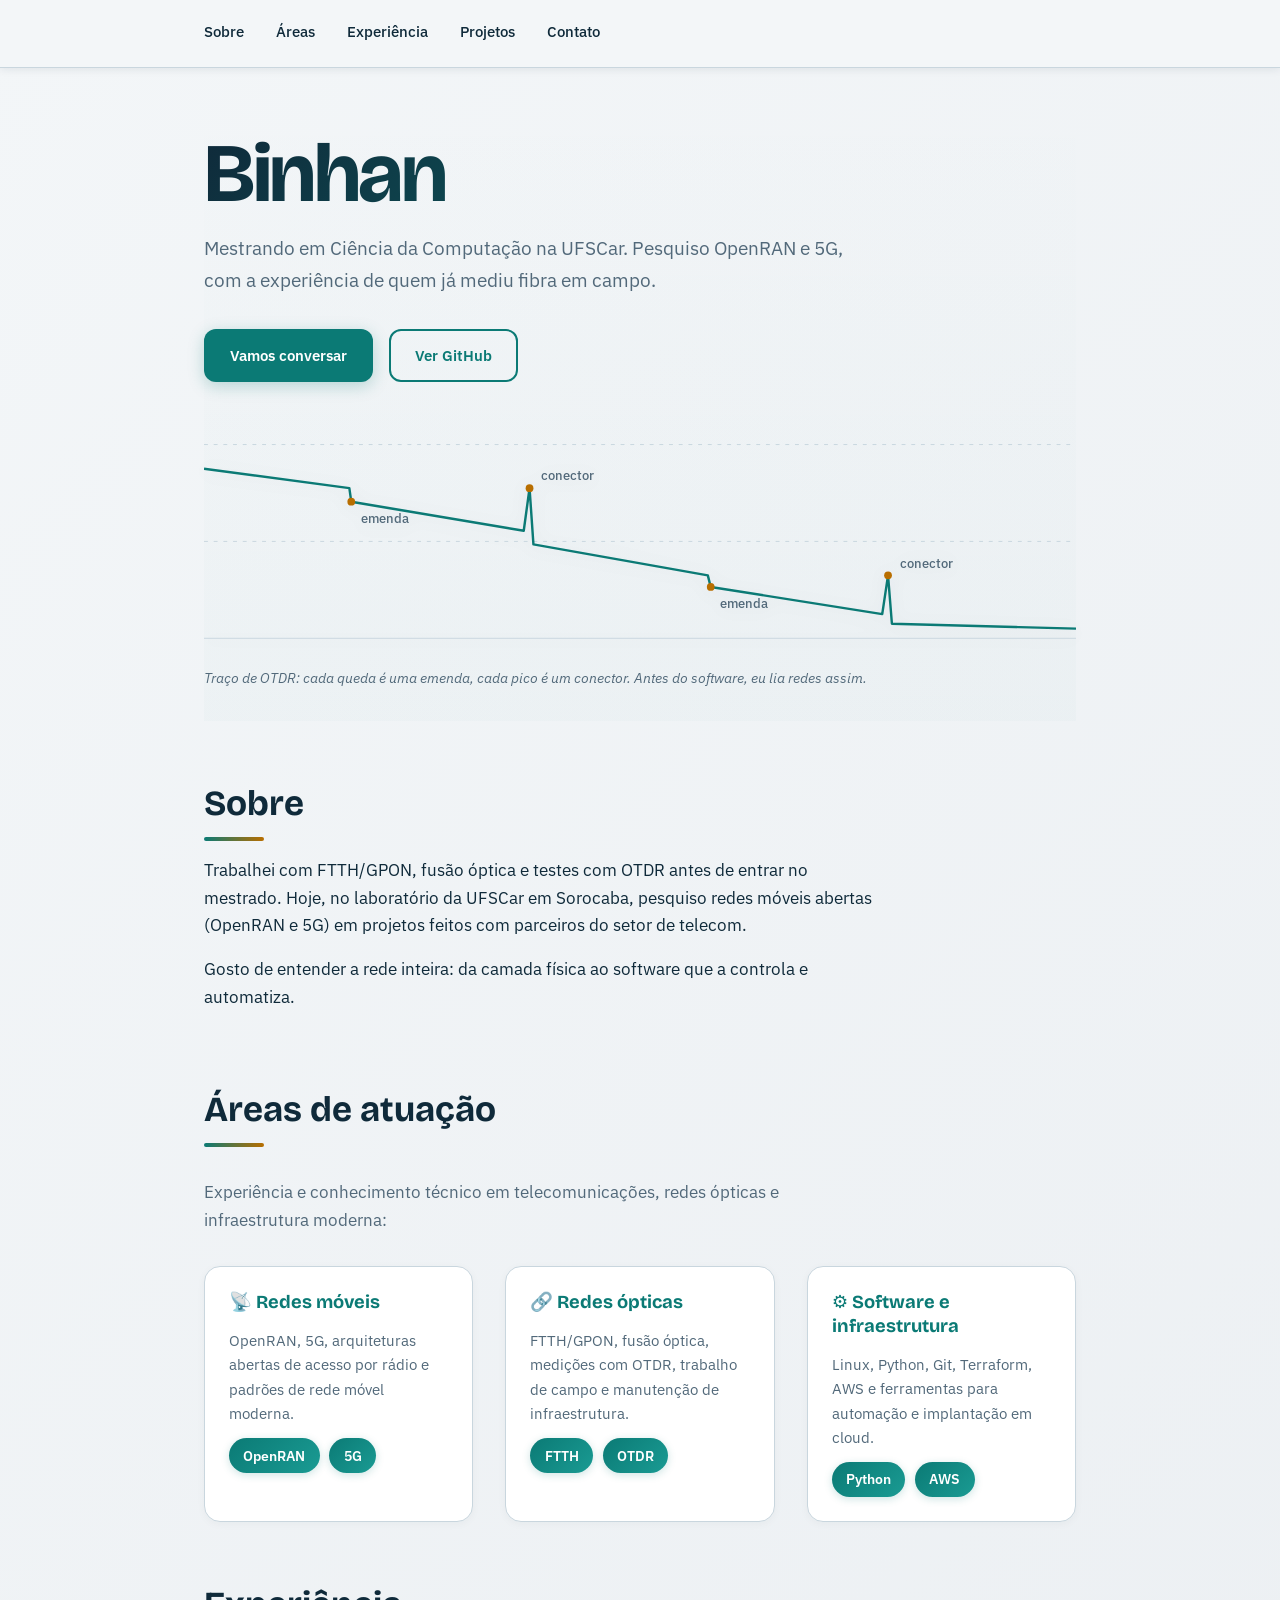
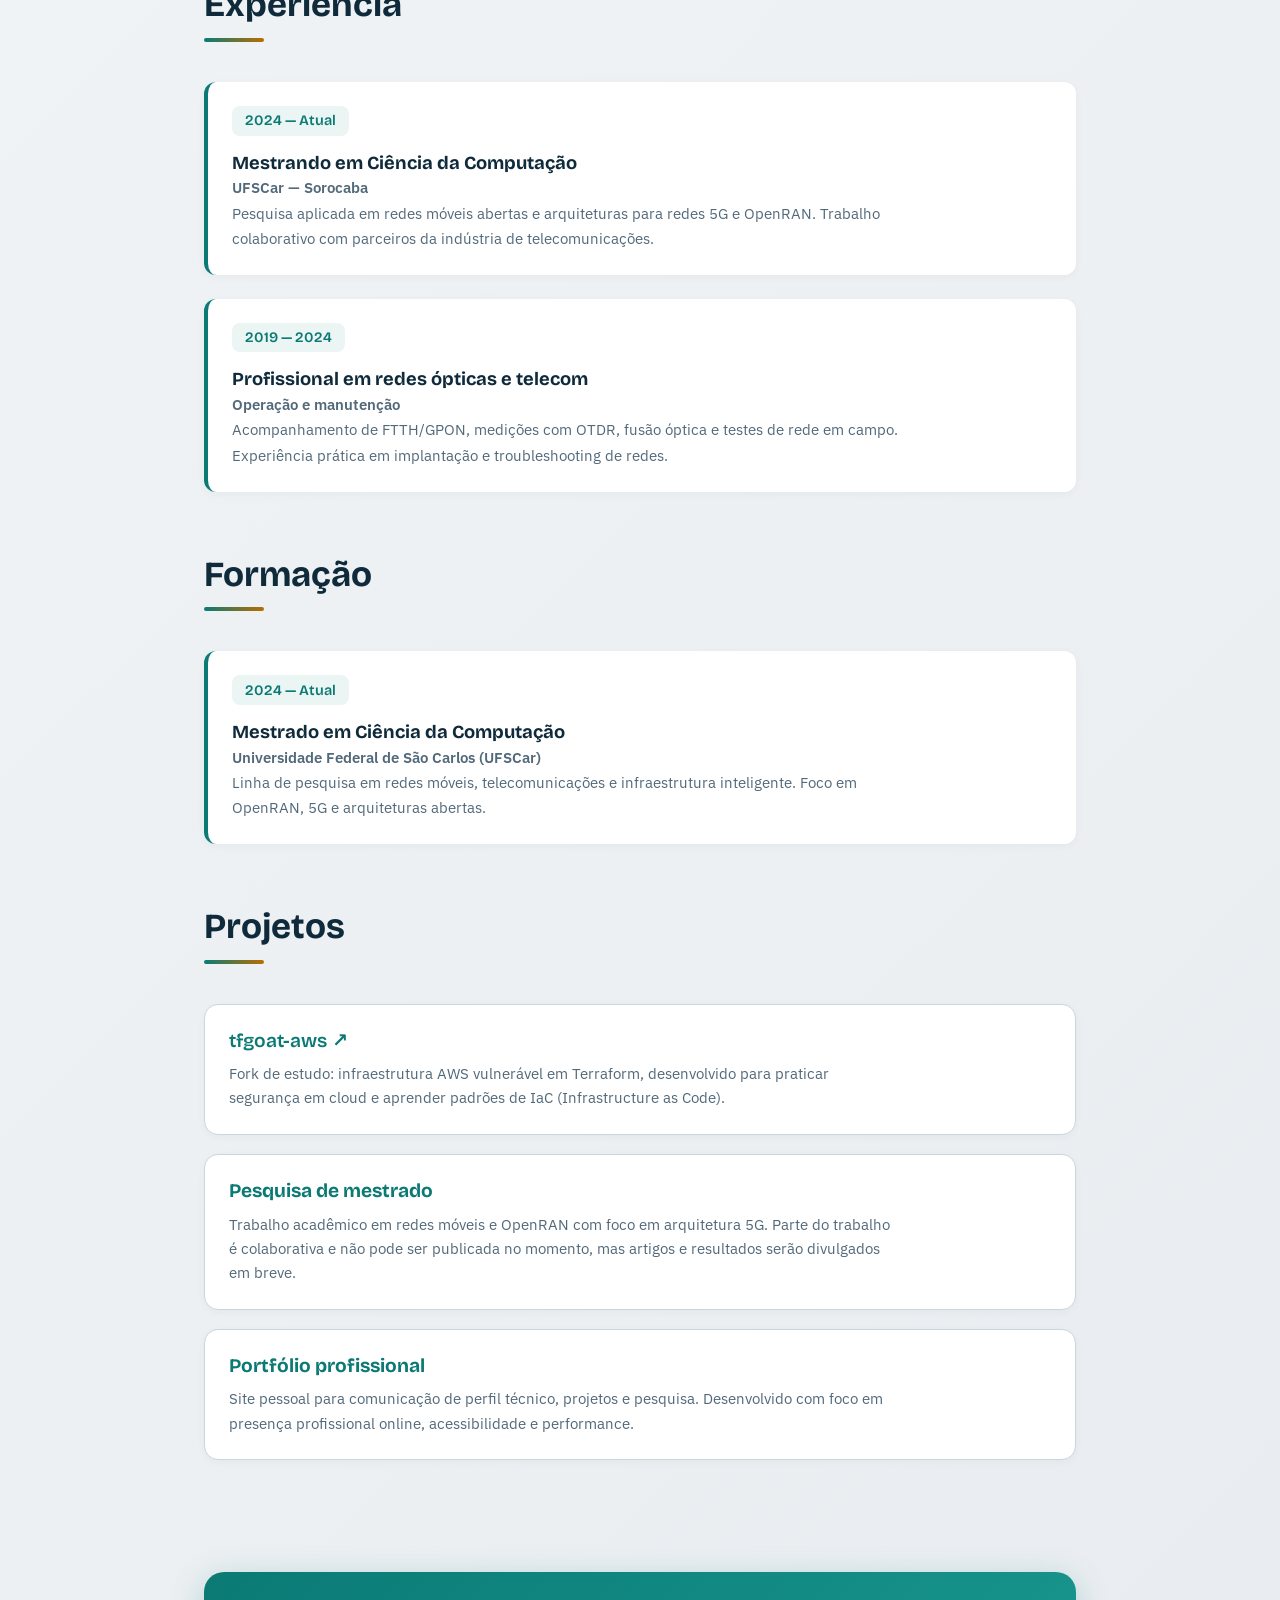
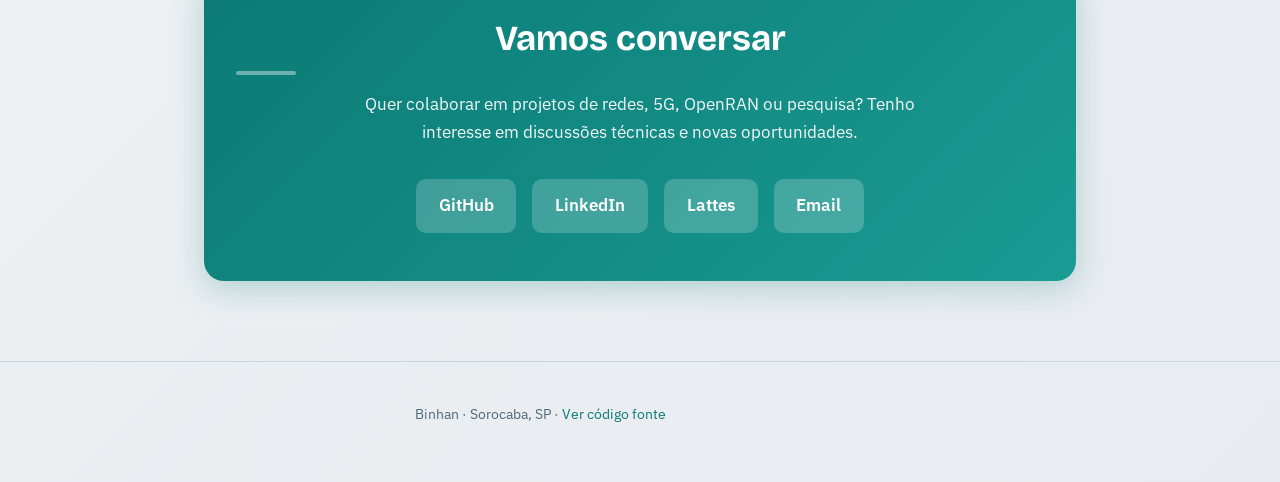
<file: index-premium.html>
<!DOCTYPE html>
<html lang="pt-BR">
<head>
  <meta charset="utf-8">
  <meta name="viewport" content="width=device-width, initial-scale=1">
  <title>Binhan | Redes, OpenRAN e 5G — Portfolio Profissional</title>
  <meta name="description" content="Mestrando em Ciência da Computação na UFSCar, pesquisando OpenRAN e 5G, com experiência prática em telecomunicações, redes ópticas e infraestrutura.">
  <meta name="theme-color" content="#0b7a75">
  
  <!-- Open Graph -->
  <meta property="og:title" content="Binhan | Redes, OpenRAN e 5G">
  <meta property="og:description" content="Pesquisador e desenvolvedor com foco em redes móveis abertas, 5G e telecomunicações.">
  <meta property="og:type" content="website">
  <meta property="og:url" content="https://binhanfisana.github.io">
  
  <link rel="preconnect" href="https://fonts.googleapis.com">
  <link rel="preconnect" href="https://fonts.gstatic.com" crossorigin>
  <link href="https://fonts.googleapis.com/css2?family=Bricolage+Grotesque:wght@400;500;700&family=IBM+Plex+Sans:wght@300;400;500;600&display=swap" rel="stylesheet">
  
  <style>
    :root {
      --bg: #f3f6f8;
      --bg-dark: #e8ecf0;
      --ink: #0f2a3a;
      --muted: #52697a;
      --line: #c9d6de;
      --accent: #0b7a75;
      --accent-light: #1a9b93;
      --spike: #b86e00;
      --panel: #ffffff;
      --success: #2d9e6e;
      --head: "Bricolage Grotesque", "Segoe UI", system-ui, sans-serif;
      --body: "IBM Plex Sans", "Segoe UI", system-ui, sans-serif;
    }

    * { box-sizing: border-box; }
    html { scroll-behavior: smooth; }
    
    body {
      margin: 0;
      background: linear-gradient(135deg, var(--bg) 0%, var(--bg-dark) 100%);
      color: var(--ink);
      font: 400 1.05rem/1.65 var(--body);
      min-height: 100vh;
    }

    a {
      color: var(--accent);
      text-decoration: none;
      transition: color 0.2s ease;
    }

    a:hover { color: var(--accent-light); }
    a:focus-visible {
      outline: 3px solid var(--spike);
      outline-offset: 3px;
      border-radius: 2px;
    }

    .container {
      max-width: 920px;
      margin: 0 auto;
      padding: 0 1.5rem;
    }

    /* Header & Navigation */
    header.navbar {
      position: sticky;
      top: 0;
      background: rgba(243, 246, 248, 0.95);
      backdrop-filter: blur(10px);
      border-bottom: 1px solid var(--line);
      padding: 1.2rem 0;
      z-index: 999;
      box-shadow: 0 2px 8px rgba(15, 42, 58, 0.08);
    }

    nav {
      display: flex;
      gap: 2rem;
      flex-wrap: wrap;
      font-weight: 500;
      font-size: 0.95rem;
    }

    nav a {
      color: var(--ink);
      position: relative;
      padding-bottom: 2px;
      border-bottom: 2px solid transparent;
      transition: all 0.3s ease;
    }

    nav a:hover {
      color: var(--accent);
      border-color: var(--accent);
    }

    /* Hero Section */
    .hero {
      padding: 4rem 0 2rem;
      background: linear-gradient(180deg, transparent 0%, rgba(11, 122, 117, 0.02) 100%);
      position: relative;
    }

    .hero-content h1 {
      font: 700 clamp(3rem, 9vw, 5.2rem)/1 var(--head);
      margin: 0 0 1rem;
      letter-spacing: -0.03em;
      background: linear-gradient(135deg, var(--ink), var(--accent));
      -webkit-background-clip: text;
      -webkit-text-fill-color: transparent;
      background-clip: text;
    }

    .lead {
      font-size: 1.2rem;
      max-width: 42rem;
      color: var(--muted);
      margin: 0 0 2rem;
      line-height: 1.7;
    }

    .cta-group {
      display: flex;
      gap: 1rem;
      flex-wrap: wrap;
      margin: 2rem 0;
    }

    .btn {
      display: inline-flex;
      align-items: center;
      gap: 0.5rem;
      padding: 0.75rem 1.5rem;
      border-radius: 12px;
      font-weight: 600;
      font-size: 0.95rem;
      transition: all 0.3s ease;
      text-decoration: none;
      border: 2px solid transparent;
      cursor: pointer;
    }

    .btn-primary {
      background: var(--accent);
      color: white;
      box-shadow: 0 4px 16px rgba(11, 122, 117, 0.25);
    }

    .btn-primary:hover {
      background: var(--accent-light);
      transform: translateY(-2px);
      box-shadow: 0 6px 24px rgba(11, 122, 117, 0.35);
    }

    .btn-secondary {
      background: transparent;
      color: var(--accent);
      border-color: var(--accent);
    }

    .btn-secondary:hover {
      background: var(--accent);
      color: white;
    }

    /* Trace SVG */
    .trace {
      margin: 3rem 0 0;
      width: 100%;
    }

    .trace svg {
      width: 100%;
      height: auto;
      display: block;
      filter: drop-shadow(0 2px 8px rgba(15, 42, 58, 0.06));
    }

    .trace .grid { stroke: var(--line); stroke-width: 1; }
    .trace .line {
      fill: none;
      stroke: var(--accent);
      stroke-width: 2.5;
      stroke-linejoin: round;
      stroke-dasharray: 1;
      stroke-dashoffset: 0;
    }

    .trace .ev {
      fill: var(--muted);
      font: 500 13px var(--body);
    }

    .trace .dot { fill: var(--spike); }

    .trace figcaption {
      font-size: 0.9rem;
      color: var(--muted);
      margin-top: 0.8rem;
      font-style: italic;
    }

    @media (prefers-reduced-motion: no-preference) {
      .trace .line { animation: draw 3.2s ease-out 1 both; }
    }

    @keyframes draw {
      from { stroke-dashoffset: 1; }
      to { stroke-dashoffset: 0; }
    }

    /* Sections */
    section {
      padding: 4rem 0 0;
    }

    h2 {
      font: 700 2.2rem/1.1 var(--head);
      margin: 0 0 0.5rem;
      color: var(--ink);
      position: relative;
      padding-bottom: 0.5rem;
    }

    h2::after {
      content: '';
      display: block;
      width: 60px;
      height: 4px;
      background: linear-gradient(90deg, var(--accent), var(--spike));
      margin-top: 0.8rem;
      border-radius: 2px;
    }

    h3 {
      font: 700 1.15rem/1.3 var(--head);
      margin: 0 0 0.4rem;
      color: var(--ink);
    }

    p {
      max-width: 42rem;
      margin: 0 0 1rem;
    }

    /* Skills Grid */
    .skills-intro {
      margin: 1.5rem 0 2rem;
      color: var(--muted);
      font-size: 1.05rem;
    }

    .skills-grid {
      display: grid;
      grid-template-columns: repeat(auto-fit, minmax(260px, 1fr));
      gap: 1.5rem 2rem;
      margin-top: 2rem;
    }

    .skill-card {
      background: var(--panel);
      border: 1px solid var(--line);
      border-radius: 16px;
      padding: 1.5rem;
      transition: all 0.3s ease;
      box-shadow: 0 2px 8px rgba(15, 42, 58, 0.04);
    }

    .skill-card:hover {
      transform: translateY(-4px);
      box-shadow: 0 8px 24px rgba(15, 42, 117, 0.1);
      border-color: var(--accent);
    }

    .skill-card h3 {
      color: var(--accent);
      margin-bottom: 0.8rem;
    }

    .skill-card p {
      font-size: 0.95rem;
      color: var(--muted);
      margin: 0;
      line-height: 1.6;
    }

    /* Tech Stack / Badges */
    .tech-list {
      display: flex;
      flex-wrap: wrap;
      gap: 0.6rem;
      margin-top: 0.8rem;
    }

    .badge {
      display: inline-block;
      background: linear-gradient(135deg, var(--accent), var(--accent-light));
      color: white;
      padding: 0.4rem 0.9rem;
      border-radius: 20px;
      font-size: 0.85rem;
      font-weight: 600;
      box-shadow: 0 2px 8px rgba(11, 122, 117, 0.2);
    }

    /* Timeline */
    .timeline {
      margin-top: 2rem;
      display: grid;
      gap: 1.5rem;
    }

    .timeline-item {
      background: var(--panel);
      border-left: 4px solid var(--accent);
      border-radius: 12px;
      padding: 1.5rem;
      box-shadow: 0 2px 8px rgba(15, 42, 58, 0.04);
      transition: all 0.3s ease;
    }

    .timeline-item:hover {
      box-shadow: 0 4px 16px rgba(15, 42, 58, 0.08);
      transform: translateX(4px);
    }

    .period {
      display: inline-block;
      font: 600 0.9rem var(--head);
      color: var(--accent);
      background: rgba(11, 122, 117, 0.08);
      padding: 0.4rem 0.8rem;
      border-radius: 8px;
      margin-bottom: 0.6rem;
    }

    .timeline-item h3 {
      margin: 0.4rem 0 0;
      font-size: 1.15rem;
    }

    .timeline-company {
      font-weight: 600;
      color: var(--spike);
      font-size: 0.95rem;
      margin: 0.3rem 0 0.8rem;
    }

    .timeline-item p {
      font-size: 0.95rem;
      color: var(--muted);
      margin: 0;
    }

    /* Projects Section */
    .projects-list {
      list-style: none;
      margin: 2rem 0 0;
      padding: 0;
      display: grid;
      gap: 1.2rem;
    }

    .project-item {
      background: var(--panel);
      border: 1px solid var(--line);
      border-radius: 14px;
      padding: 1.5rem;
      transition: all 0.3s ease;
      box-shadow: 0 2px 8px rgba(15, 42, 58, 0.04);
    }

    .project-item:hover {
      border-color: var(--accent);
      box-shadow: 0 6px 20px rgba(11, 122, 117, 0.12);
      transform: translateY(-2px);
    }

    .project-header {
      display: flex;
      justify-content: space-between;
      align-items: flex-start;
      gap: 1rem;
      margin-bottom: 0.5rem;
    }

    .project-title {
      font: 700 1.2rem var(--head);
      color: var(--accent);
      margin: 0;
    }

    .project-item a:not(.btn) {
      color: var(--accent);
      font-weight: 600;
      display: inline-flex;
      align-items: center;
      gap: 0.4rem;
    }

    .project-desc {
      color: var(--muted);
      margin: 0.6rem 0 0;
      font-size: 0.95rem;
      line-height: 1.6;
    }

    /* Contact Section */
    .contact-box {
      background: linear-gradient(135deg, var(--accent), var(--accent-light));
      color: white;
      border-radius: 20px;
      padding: 3rem 2rem;
      text-align: center;
      margin: 3rem 0;
      box-shadow: 0 8px 32px rgba(11, 122, 117, 0.25);
    }

    .contact-box h2 {
      color: white;
    }

    .contact-box h2::after {
      background: rgba(255, 255, 255, 0.4);
    }

    .contact-box p {
      color: rgba(255, 255, 255, 0.95);
      max-width: 38rem;
      margin-left: auto;
      margin-right: auto;
    }

    .social-links {
      display: flex;
      justify-content: center;
      gap: 1rem;
      flex-wrap: wrap;
      margin-top: 2rem;
    }

    .social-links a {
      display: inline-flex;
      align-items: center;
      gap: 0.4rem;
      padding: 0.7rem 1.3rem;
      background: rgba(255, 255, 255, 0.2);
      color: white;
      border-radius: 10px;
      font-weight: 600;
      transition: all 0.3s ease;
      border: 2px solid transparent;
    }

    .social-links a:hover {
      background: rgba(255, 255, 255, 0.3);
      transform: translateY(-2px);
    }

    /* Footer */
    footer {
      margin-top: 5rem;
      padding: 2.5rem 0;
      border-top: 1px solid var(--line);
      color: var(--muted);
      font-size: 0.9rem;
      text-align: center;
    }

    footer a {
      color: var(--accent);
    }

    /* Responsive */
    @media (max-width: 768px) {
      .container { padding: 0 1.2rem; }
      
      h1 { font-size: clamp(2.2rem, 8vw, 3.5rem); }
      h2 { font-size: 1.8rem; }
      
      nav { gap: 1.2rem; font-size: 0.9rem; }
      .hero { padding: 2.5rem 0 1rem; }
      .lead { font-size: 1.05rem; }
      
      .skills-grid { grid-template-columns: 1fr; }
      .cta-group { flex-direction: column; }
      .btn { width: 100%; justify-content: center; }
    }

    @media (max-width: 480px) {
      .container { padding: 0 1rem; }
      h1 { font-size: 2rem; }
      h2 { font-size: 1.5rem; }
      nav { gap: 1rem; font-size: 0.85rem; }
      .contact-box { padding: 2rem 1.5rem; }
    }
  </style>
</head>
<body>
  <!-- Navigation -->
  <header class="navbar">
    <div class="container">
      <nav aria-label="Navegação principal">
        <a href="#sobre">Sobre</a>
        <a href="#areas">Áreas</a>
        <a href="#experiencia">Experiência</a>
        <a href="#projetos">Projetos</a>
        <a href="#contato">Contato</a>
      </nav>
    </div>
  </header>

  <main class="container">
    <!-- Hero Section -->
    <section class="hero">
      <div class="hero-content">
        <h1>Binhan</h1>
        <p class="lead">Mestrando em Ciência da Computação na UFSCar. Pesquiso OpenRAN e 5G, com a experiência de quem já mediu fibra em campo.</p>
        
        <div class="cta-group">
          <a href="#contato" class="btn btn-primary">Vamos conversar</a>
          <a href="https://github.com/Binhanfisana" target="_blank" rel="noreferrer" class="btn btn-secondary">Ver GitHub</a>
        </div>
      </div>

      <figure class="trace" aria-label="Traço de OTDR com emendas e conectores">
        <svg viewBox="0 0 900 230" role="img" aria-hidden="true">
          <g class="grid">
            <line x1="0" y1="215" x2="900" y2="215"/>
            <line x1="0" y1="115" x2="900" y2="115" stroke-dasharray="4 6"/>
            <line x1="0" y1="15" x2="900" y2="15" stroke-dasharray="4 6"/>
          </g>
          <path class="line" pathLength="1" d="M0,40 L150,60 L152,74 L330,104 L336,60 L340,118 L520,150 L523,162 L700,190 L706,150 L710,200 L900,205"/>
          <circle class="dot" cx="152" cy="74" r="4"/><circle class="dot" cx="336" cy="60" r="4"/>
          <circle class="dot" cx="523" cy="162" r="4"/><circle class="dot" cx="706" cy="150" r="4"/>
          <text class="ev" x="162" y="96">emenda</text><text class="ev" x="348" y="52">conector</text>
          <text class="ev" x="533" y="184">emenda</text><text class="ev" x="718" y="142">conector</text>
        </svg>
        <figcaption>Traço de OTDR: cada queda é uma emenda, cada pico é um conector. Antes do software, eu lia redes assim.</figcaption>
      </figure>
    </section>

    <!-- About Section -->
    <section id="sobre">
      <h2>Sobre</h2>
      <p>Trabalhei com FTTH/GPON, fusão óptica e testes com OTDR antes de entrar no mestrado. Hoje, no laboratório da UFSCar em Sorocaba, pesquiso redes móveis abertas (OpenRAN e 5G) em projetos feitos com parceiros do setor de telecom.</p>
      <p>Gosto de entender a rede inteira: da camada física ao software que a controla e automatiza.</p>
    </section>

    <!-- Areas Section -->
    <section id="areas">
      <h2>Áreas de atuação</h2>
      <p class="skills-intro">Experiência e conhecimento técnico em telecomunicações, redes ópticas e infraestrutura moderna:</p>
      <div class="skills-grid">
        <div class="skill-card">
          <h3>📡 Redes móveis</h3>
          <p>OpenRAN, 5G, arquiteturas abertas de acesso por rádio e padrões de rede móvel moderna.</p>
          <div class="tech-list">
            <span class="badge">OpenRAN</span>
            <span class="badge">5G</span>
          </div>
        </div>
        <div class="skill-card">
          <h3>🔗 Redes ópticas</h3>
          <p>FTTH/GPON, fusão óptica, medições com OTDR, trabalho de campo e manutenção de infraestrutura.</p>
          <div class="tech-list">
            <span class="badge">FTTH</span>
            <span class="badge">OTDR</span>
          </div>
        </div>
        <div class="skill-card">
          <h3>⚙️ Software e infraestrutura</h3>
          <p>Linux, Python, Git, Terraform, AWS e ferramentas para automação e implantação em cloud.</p>
          <div class="tech-list">
            <span class="badge">Python</span>
            <span class="badge">AWS</span>
          </div>
        </div>
      </div>
    </section>

    <!-- Experience Section -->
    <section id="experiencia">
      <h2>Experiência</h2>
      <div class="timeline">
        <div class="timeline-item">
          <span class="period">2024 — Atual</span>
          <h3>Mestrando em Ciência da Computação</h3>
          <p class="timeline-company">UFSCar — Sorocaba</p>
          <p>Pesquisa aplicada em redes móveis abertas e arquiteturas para redes 5G e OpenRAN. Trabalho colaborativo com parceiros da indústria de telecomunicações.</p>
        </div>
        <div class="timeline-item">
          <span class="period">2019 — 2024</span>
          <h3>Profissional em redes ópticas e telecom</h3>
          <p class="timeline-company">Operação e manutenção</p>
          <p>Acompanhamento de FTTH/GPON, medições com OTDR, fusão óptica e testes de rede em campo. Experiência prática em implantação e troubleshooting de redes.</p>
        </div>
      </div>
    </section>

    <!-- Education Section -->
    <section>
      <h2>Formação</h2>
      <div class="timeline">
        <div class="timeline-item">
          <span class="period">2024 — Atual</span>
          <h3>Mestrado em Ciência da Computação</h3>
          <p class="timeline-company">Universidade Federal de São Carlos (UFSCar)</p>
          <p>Linha de pesquisa em redes móveis, telecomunicações e infraestrutura inteligente. Foco em OpenRAN, 5G e arquiteturas abertas.</p>
        </div>
      </div>
    </section>

    <!-- Projects Section -->
    <section id="projetos">
      <h2>Projetos</h2>
      <ul class="projects-list">
        <li class="project-item">
          <div class="project-header">
            <h3 class="project-title">
              <a href="https://github.com/Binhanfisana/tfgoat-aws" target="_blank" rel="noreferrer">tfgoat-aws ↗</a>
            </h3>
          </div>
          <p class="project-desc">Fork de estudo: infraestrutura AWS vulnerável em Terraform, desenvolvido para praticar segurança em cloud e aprender padrões de IaC (Infrastructure as Code).</p>
        </li>
        <li class="project-item">
          <div class="project-header">
            <h3 class="project-title">Pesquisa de mestrado</h3>
          </div>
          <p class="project-desc">Trabalho acadêmico em redes móveis e OpenRAN com foco em arquitetura 5G. Parte do trabalho é colaborativa e não pode ser publicada no momento, mas artigos e resultados serão divulgados em breve.</p>
        </li>
        <li class="project-item">
          <div class="project-header">
            <h3 class="project-title">Portfólio profissional</h3>
          </div>
          <p class="project-desc">Site pessoal para comunicação de perfil técnico, projetos e pesquisa. Desenvolvido com foco em presença profissional online, acessibilidade e performance.</p>
        </li>
      </ul>
    </section>

    <!-- Contact Section -->
    <section id="contato">
      <div class="contact-box">
        <h2>Vamos conversar</h2>
        <p>Quer colaborar em projetos de redes, 5G, OpenRAN ou pesquisa? Tenho interesse em discussões técnicas e novas oportunidades.</p>
        <div class="social-links">
          <a href="https://github.com/Binhanfisana" target="_blank" rel="noreferrer">GitHub</a>
          <a href="https://www.linkedin.com/in/SEU-USUARIO" target="_blank" rel="noreferrer">LinkedIn</a>
          <a href="http://lattes.cnpq.br/SEU-ID" target="_blank" rel="noreferrer">Lattes</a>
          <a href="mailto:seu.email@exemplo.com">Email</a>
        </div>
      </div>
    </section>
  </main>

  <footer>
    <div class="container">
      <p>Binhan · Sorocaba, SP · <a href="https://github.com/Binhanfisana/Binhanfisana.github.io" target="_blank" rel="noreferrer">Ver código fonte</a></p>
    </div>
  </footer>
</body>
</html>
</file>
